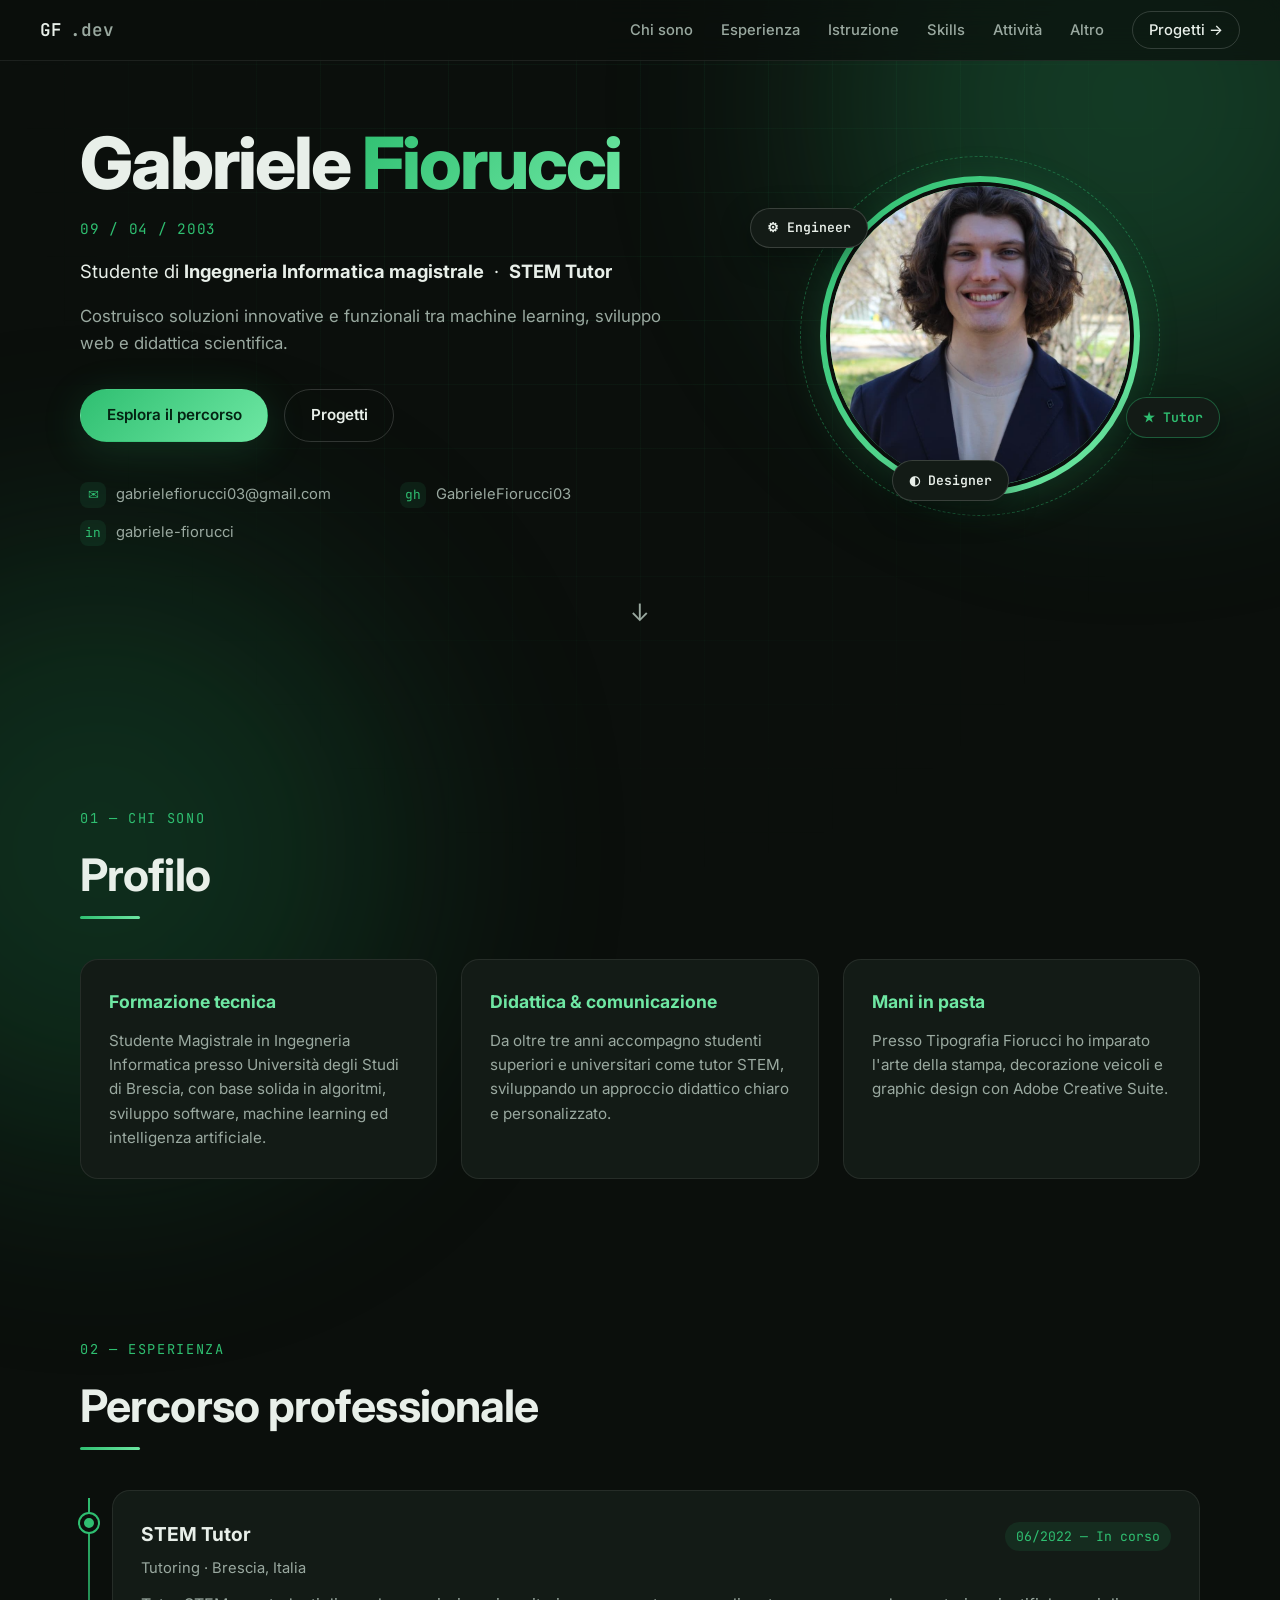
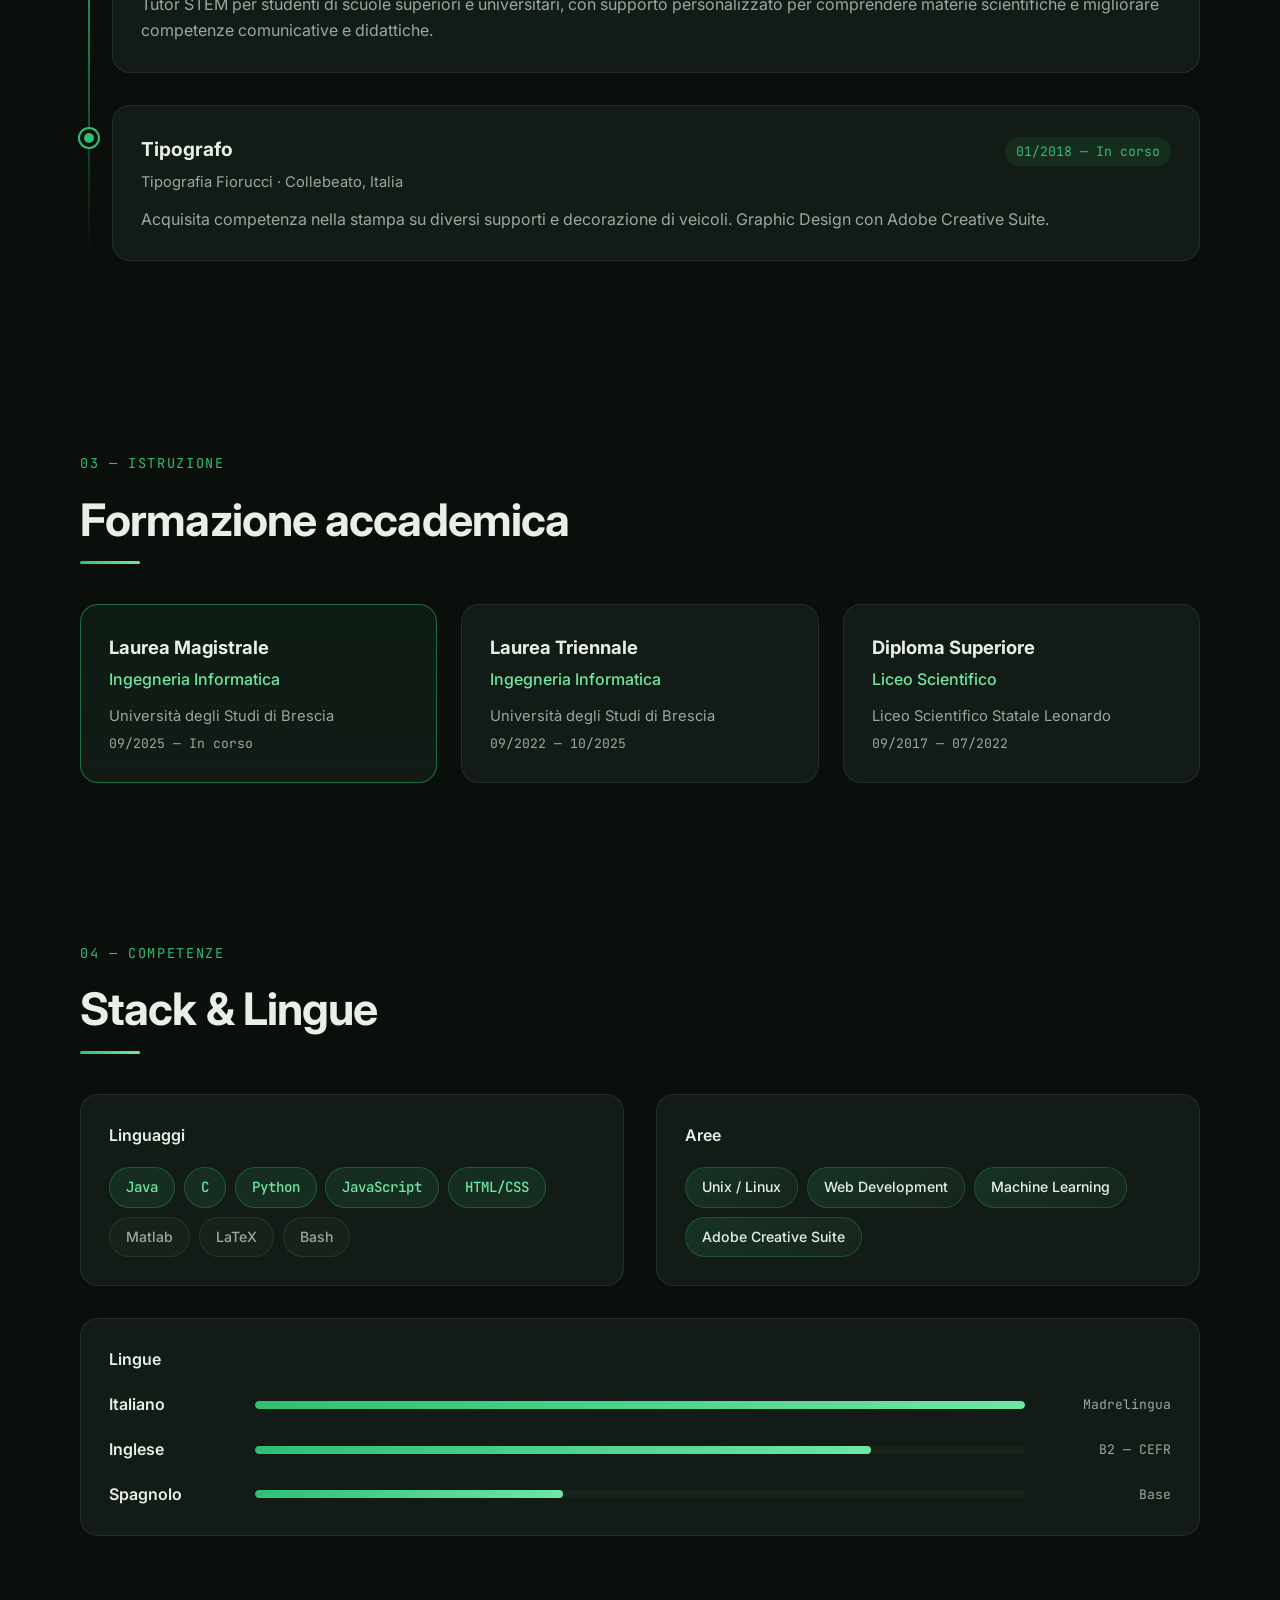
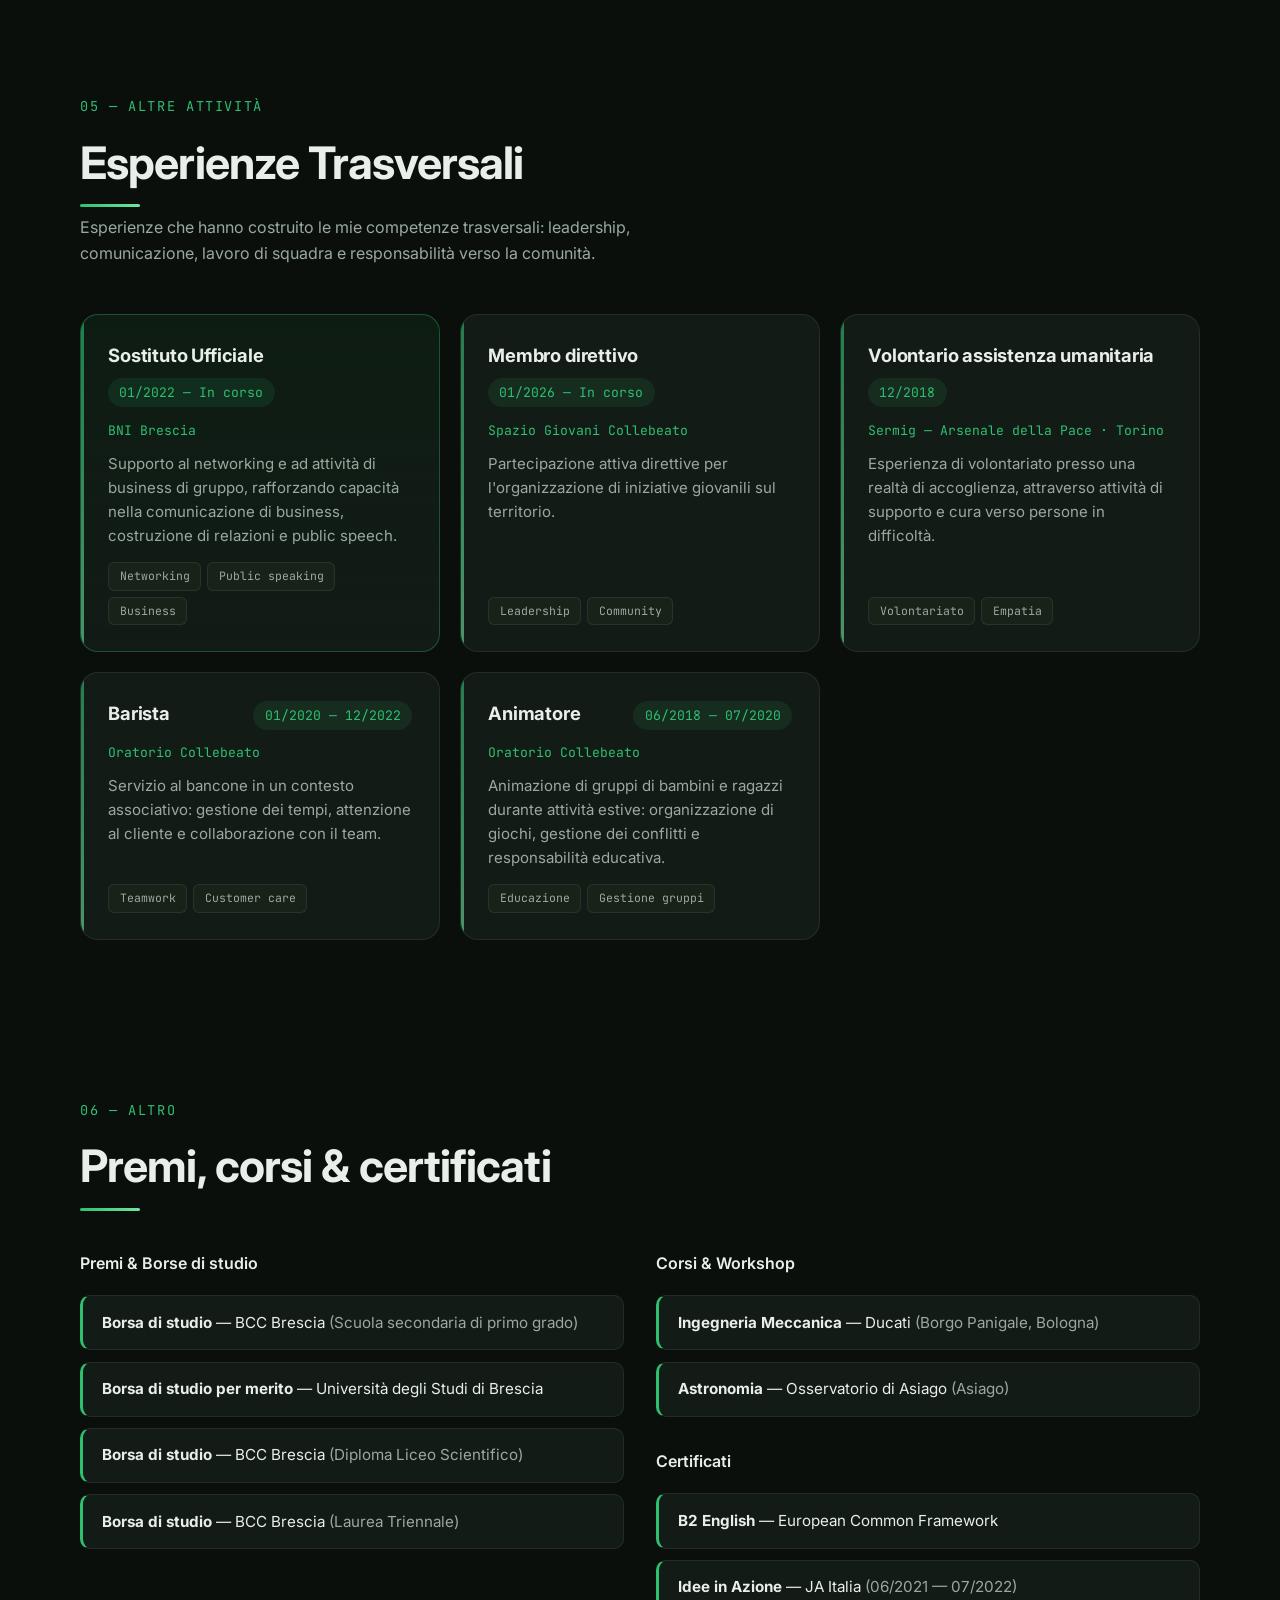
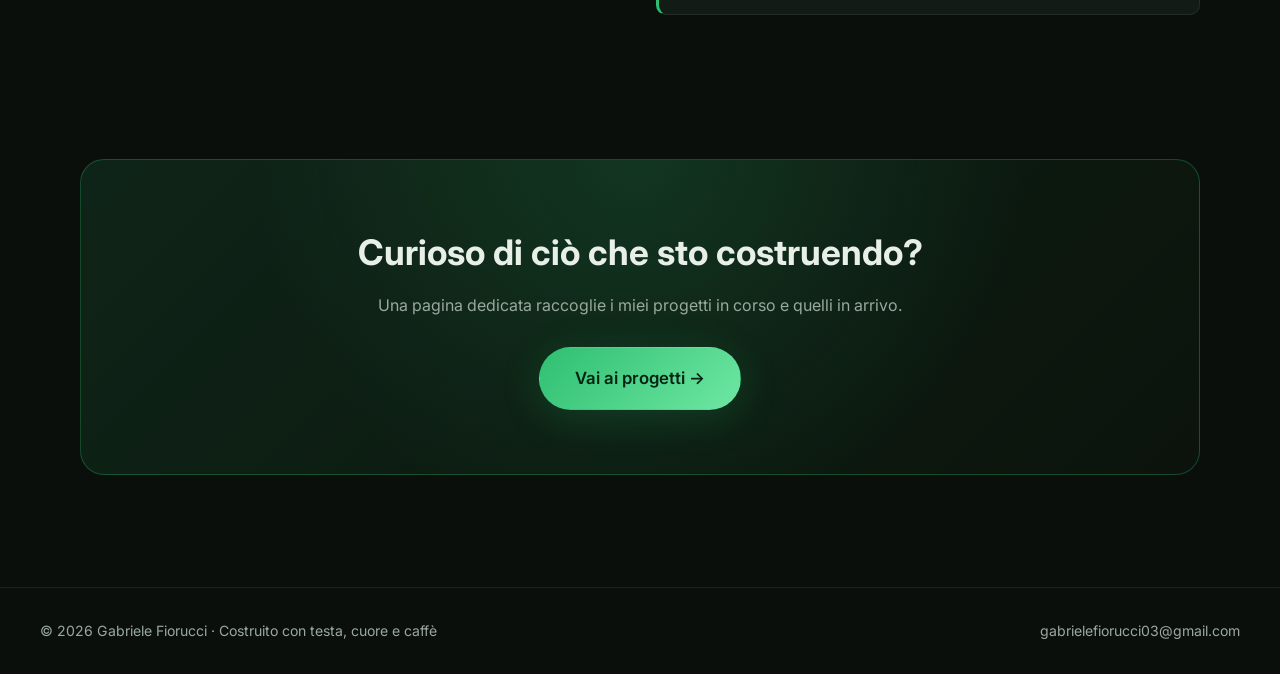
<file: index.html>
<!DOCTYPE html>
<html lang="it">
<head>
  <meta charset="UTF-8" />
  <meta name="viewport" content="width=device-width, initial-scale=1.0" />
  <title>Gabriele Fiorucci — Ingegnere Informatico</title>
  <meta name="description" content="CV di Gabriele Fiorucci, studente di Ingegneria Informatica magistrale e STEM Tutor." />
  <link rel="preconnect" href="https://fonts.googleapis.com">
  <link rel="preconnect" href="https://fonts.gstatic.com" crossorigin>
  <link href="https://fonts.googleapis.com/css2?family=Inter:wght@300;400;500;600;700;800&family=JetBrains+Mono:wght@400;600&display=swap" rel="stylesheet">
  <link rel="stylesheet" href="css/style.css" />
</head>
<body>
  <div class="bg-grid" aria-hidden="true"></div>
  <div class="bg-blob blob-1" aria-hidden="true"></div>
  <div class="bg-blob blob-2" aria-hidden="true"></div>

  <nav class="nav">
    <a class="nav-brand" href="#top"></span>GF<span class="muted">.dev</span></a>
    <ul class="nav-links">
      <li><a href="#about">Chi sono</a></li>
      <li><a href="#experience">Esperienza</a></li>
      <li><a href="#education">Istruzione</a></li>
      <li><a href="#skills">Skills</a></li>
      <li><a href="#activities">Attività</a></li>
      <li><a href="#more">Altro</a></li>
      <li><a class="nav-cta" href="projects.html">Progetti →</a></li>
    </ul>
    <button class="nav-toggle" aria-label="Menu" aria-expanded="false"><span></span><span></span><span></span></button>
  </nav>

  <header id="top" class="hero">
    <div class="hero-inner">
      <div class="hero-text">

        <h1>Gabriele <span class="accent">Fiorucci</span></h1>
        <p class="birthdate"> 09 / 04 / 2003</p>
        <p class="tagline">Studente di <strong>Ingegneria Informatica magistrale</strong> &nbsp;·&nbsp; <strong>STEM Tutor</strong></p>
        <p class="lede">Costruisco soluzioni innovative e funzionali tra machine learning, sviluppo web e didattica scientifica.</p>
        <div class="hero-cta">
          <a class="btn btn-primary" href="#experience">Esplora il percorso</a>
          <a class="btn btn-ghost" href="projects.html">Progetti</a>
        </div>
        <ul class="hero-meta">
          <li><span class="ico">✉</span> gabrielefiorucci03@gmail.com</li>
          <li><span class="ico">gh</span> <a href="https://github.com/GabrieleFiorucci03" target="_blank" rel="noopener">GabrieleFiorucci03</a></li>
          <li><span class="ico">in</span> <a href="https://linkedin.com/in/gabriele-fiorucci-063081251" target="_blank" rel="noopener">gabriele-fiorucci</a></li>
        </ul>
      </div>
      <div class="hero-photo">
        <div class="photo-frame">
          <img src="assets/photo.jpeg" alt="Foto di Gabriele Fiorucci" />
          <div class="ring"></div>
        </div>
        <div class="badge badge-1">⚙ Engineer</div>
        <div class="badge badge-2">★ Tutor</div>
        <div class="badge badge-3">◐ Designer</div>
      </div>
    </div>
    <a class="scroll-cue" href="#about" aria-label="Scorri">↓</a>
  </header>

  <main>
    <section id="about" class="section">
      <div class="section-head">
        <span class="kicker">01 — Chi sono</span>
        <h2>Profilo</h2>
      </div>
      <div class="about-grid">
        <div class="about-card">
          <h3>Formazione tecnica</h3>
          <p>Studente Magistrale in Ingegneria Informatica presso Università degli Studi di Brescia, con base solida in algoritmi, sviluppo software, machine learning ed intelligenza artificiale.</p>
        </div>
        <div class="about-card">
          <h3>Didattica & comunicazione</h3>
          <p>Da oltre tre anni accompagno studenti superiori e universitari come tutor STEM, sviluppando un approccio didattico chiaro e personalizzato.</p>
        </div>
        <div class="about-card">
          <h3>Mani in pasta</h3>
          <p>Presso Tipografia Fiorucci ho imparato l'arte della stampa, decorazione veicoli e graphic design con Adobe Creative Suite.</p>
        </div>
      </div>
    </section>

    <section id="experience" class="section">
      <div class="section-head">
        <span class="kicker">02 — Esperienza</span>
        <h2>Percorso professionale</h2>
      </div>
      <ol class="timeline">
        <li class="t-item">
          <div class="t-dot"></div>
          <div class="t-card">
            <div class="t-head">
              <h3>STEM Tutor</h3>
              <span class="t-date">06/2022 — In corso</span>
            </div>
            <p class="t-org">Tutoring · Brescia, Italia</p>
            <p>Tutor STEM per studenti di scuole superiori e universitari, con supporto personalizzato per comprendere materie scientifiche e migliorare competenze comunicative e didattiche.</p>
          </div>
        </li>
        <li class="t-item">
          <div class="t-dot"></div>
          <div class="t-card">
            <div class="t-head">
              <h3>Tipografo</h3>
              <span class="t-date">01/2018 — In corso</span>
            </div>
            <p class="t-org">Tipografia Fiorucci · Collebeato, Italia</p>
            <p>Acquisita competenza nella stampa su diversi supporti e decorazione di veicoli. Graphic Design con Adobe Creative Suite.</p>
          </div>
        </li>
      </ol>
    </section>

    <section id="education" class="section">
      <div class="section-head">
        <span class="kicker">03 — Istruzione</span>
        <h2>Formazione accademica</h2>
      </div>
      <div class="edu-grid">
        <article class="edu-card highlight">
          <h3>Laurea Magistrale</h3>
          <p class="edu-sub">Ingegneria Informatica</p>
          <p class="edu-org">Università degli Studi di Brescia</p>
          <p class="edu-date">09/2025 — In corso</p>
        </article>
        <article class="edu-card">
          <h3>Laurea Triennale</h3>
          <p class="edu-sub">Ingegneria Informatica</p>
          <p class="edu-org">Università degli Studi di Brescia</p>
          <p class="edu-date">09/2022 — 10/2025</p>
        </article>
        <article class="edu-card">
          <h3>Diploma Superiore</h3>
          <p class="edu-sub">Liceo Scientifico</p>
          <p class="edu-org">Liceo Scientifico Statale Leonardo</p>
          <p class="edu-date">09/2017 — 07/2022</p>
        </article>
      </div>
    </section>

    <section id="skills" class="section">
      <div class="section-head">
        <span class="kicker">04 — Competenze</span>
        <h2>Stack & Lingue</h2>
      </div>

      <div class="skills-wrap">
        <div class="skills-block">
          <h3 class="block-title">Linguaggi</h3>
          <div class="chips">
            <span class="chip chip-strong">Java</span>
            <span class="chip chip-strong">C</span>
            <span class="chip chip-strong">Python</span>
            <span class="chip chip-strong">JavaScript</span>
            <span class="chip chip-strong">HTML/CSS</span>
            <span class="chip">Matlab</span>
            <span class="chip">LaTeX</span>
            <span class="chip">Bash</span>
          </div>
        </div>
        <div class="skills-block">
          <h3 class="block-title">Aree</h3>
          <div class="chips">
            <span class="chip chip-accent">Unix / Linux</span>
            <span class="chip chip-accent">Web Development</span>
            <span class="chip chip-accent">Machine Learning</span>
            <span class="chip chip-accent">Adobe Creative Suite</span>
          </div>
        </div>
        <div class="skills-block">
          <h3 class="block-title">Lingue</h3>
          <ul class="lang-list">
            <li>
              <span class="lang-name">Italiano</span>
              <div class="lang-bar"><span style="--lvl:100%"></span></div>
              <span class="lang-level">Madrelingua</span>
            </li>
            <li>
              <span class="lang-name">Inglese</span>
              <div class="lang-bar"><span style="--lvl:80%"></span></div>
              <span class="lang-level">B2 — CEFR</span>
            </li>
            <li>
              <span class="lang-name">Spagnolo</span>
              <div class="lang-bar"><span style="--lvl:40%"></span></div>
              <span class="lang-level">Base</span>
            </li>
          </ul>
        </div>
      </div>
    </section>

    <section id="activities" class="section">
      <div class="section-head">
        <span class="kicker">05 — Altre attività</span>
        <h2>Esperienze Trasversali</h2>
        <p class="section-lede">Esperienze che hanno costruito le mie competenze trasversali: leadership, comunicazione, lavoro di squadra e responsabilità verso la comunità.</p>
      </div>

      <div class="activity-grid">
        <article class="act-card act-card-lg featured">
          <div class="act-head">
            <h3>Sostituto Ufficiale</h3>
            <span class="t-date">01/2022 — In corso</span>
          </div>
          <p class="act-org">BNI Brescia</p>
          <p class="act-desc">Supporto al networking e ad attività di business di gruppo, rafforzando capacità nella comunicazione di business, costruzione di relazioni e public speech.</p>
          <ul class="act-tags">
            <li>Networking</li>
            <li>Public speaking</li>
            <li>Business</li>
          </ul>
        </article>

        <article class="act-card act-card-lg">
          <div class="act-head">
            <h3>Membro direttivo</h3>
            <span class="t-date">01/2026 — In corso</span>
          </div>
          <p class="act-org">Spazio Giovani Collebeato</p>
          <p class="act-desc">Partecipazione attiva direttive per l'organizzazione di iniziative giovanili sul territorio.</p>
          <ul class="act-tags">
            <li>Leadership</li>
            <li>Community</li>
          </ul>
        </article>

        <article class="act-card act-card-lg">
          <div class="act-head">
            <h3>Volontario assistenza umanitaria</h3>
            <span class="t-date">12/2018</span>
          </div>
          <p class="act-org">Sermig — Arsenale della Pace · Torino</p>
          <p class="act-desc">Esperienza di volontariato presso una realtà di accoglienza, attraverso attività di supporto e cura verso persone in difficoltà.</p>
          <ul class="act-tags">
            <li>Volontariato</li>
            <li>Empatia</li>
          </ul>
        </article>

        <article class="act-card act-card-lg">
          <div class="act-head">
            <h3>Barista</h3>
            <span class="t-date">01/2020 — 12/2022</span>
          </div>
          <p class="act-org">Oratorio Collebeato</p>
          <p class="act-desc">Servizio al bancone in un contesto associativo: gestione dei tempi, attenzione al cliente e collaborazione con il team.</p>
          <ul class="act-tags">
            <li>Teamwork</li>
            <li>Customer care</li>
          </ul>
        </article>

        <article class="act-card act-card-lg">
          <div class="act-head">
            <h3>Animatore</h3>
            <span class="t-date">06/2018 — 07/2020</span>
          </div>
          <p class="act-org">Oratorio Collebeato</p>
          <p class="act-desc">Animazione di gruppi di bambini e ragazzi durante attività estive: organizzazione di giochi, gestione dei conflitti e responsabilità educativa.</p>
          <ul class="act-tags">
            <li>Educazione</li>
            <li>Gestione gruppi</li>
          </ul>
        </article>
      </div>
    </section>

    <section id="more" class="section">
      <div class="section-head">
        <span class="kicker">06 — Altro</span>
        <h2>Premi, corsi & certificati</h2>
      </div>

      <div class="more-grid">
        <div class="more-col">
          <h3 class="block-title">Premi & Borse di studio</h3>
          <ul class="award-list">
            <li><strong>Borsa di studio</strong> — BCC Brescia <span class="muted">(Scuola secondaria di primo grado)</span></li>
            <li><strong>Borsa di studio per merito</strong> — Università degli Studi di Brescia</li>
            <li><strong>Borsa di studio</strong> — BCC Brescia <span class="muted">(Diploma Liceo Scientifico)</span></li>
            <li><strong>Borsa di studio</strong> — BCC Brescia <span class="muted">(Laurea Triennale)</span></li>
          </ul>
        </div>

        <div class="more-col">
          <h3 class="block-title">Corsi & Workshop</h3>
          <ul class="award-list">
            <li><strong>Ingegneria Meccanica</strong> — Ducati <span class="muted">(Borgo Panigale, Bologna)</span></li>
            <li><strong>Astronomia</strong> — Osservatorio di Asiago <span class="muted">(Asiago)</span></li>
          </ul>

          <h3 class="block-title" style="margin-top:2rem;">Certificati</h3>
          <ul class="award-list">
            <li><strong>B2 English</strong> — European Common Framework</li>
            <li><strong>Idee in Azione</strong> — JA Italia <span class="muted">(06/2021 — 07/2022)</span></li>
          </ul>
        </div>
      </div>
    </section>

    <section class="cta-section">
      <div class="cta-card">
        <h2>Curioso di ciò che sto costruendo?</h2>
        <p>Una pagina dedicata raccoglie i miei progetti in corso e quelli in arrivo.</p>
        <a class="btn btn-primary big" href="projects.html">Vai ai progetti →</a>
      </div>
    </section>
  </main>

  <footer class="footer">
    <div class="foot-inner">
      <p>© <span id="year"></span> Gabriele Fiorucci · Costruito con testa, cuore e caffè</p>
      <p class="muted">gabrielefiorucci03@gmail.com</p>
    </div>
  </footer>

  <script src="js/main.js"></script>
</body>
</html>
</file>
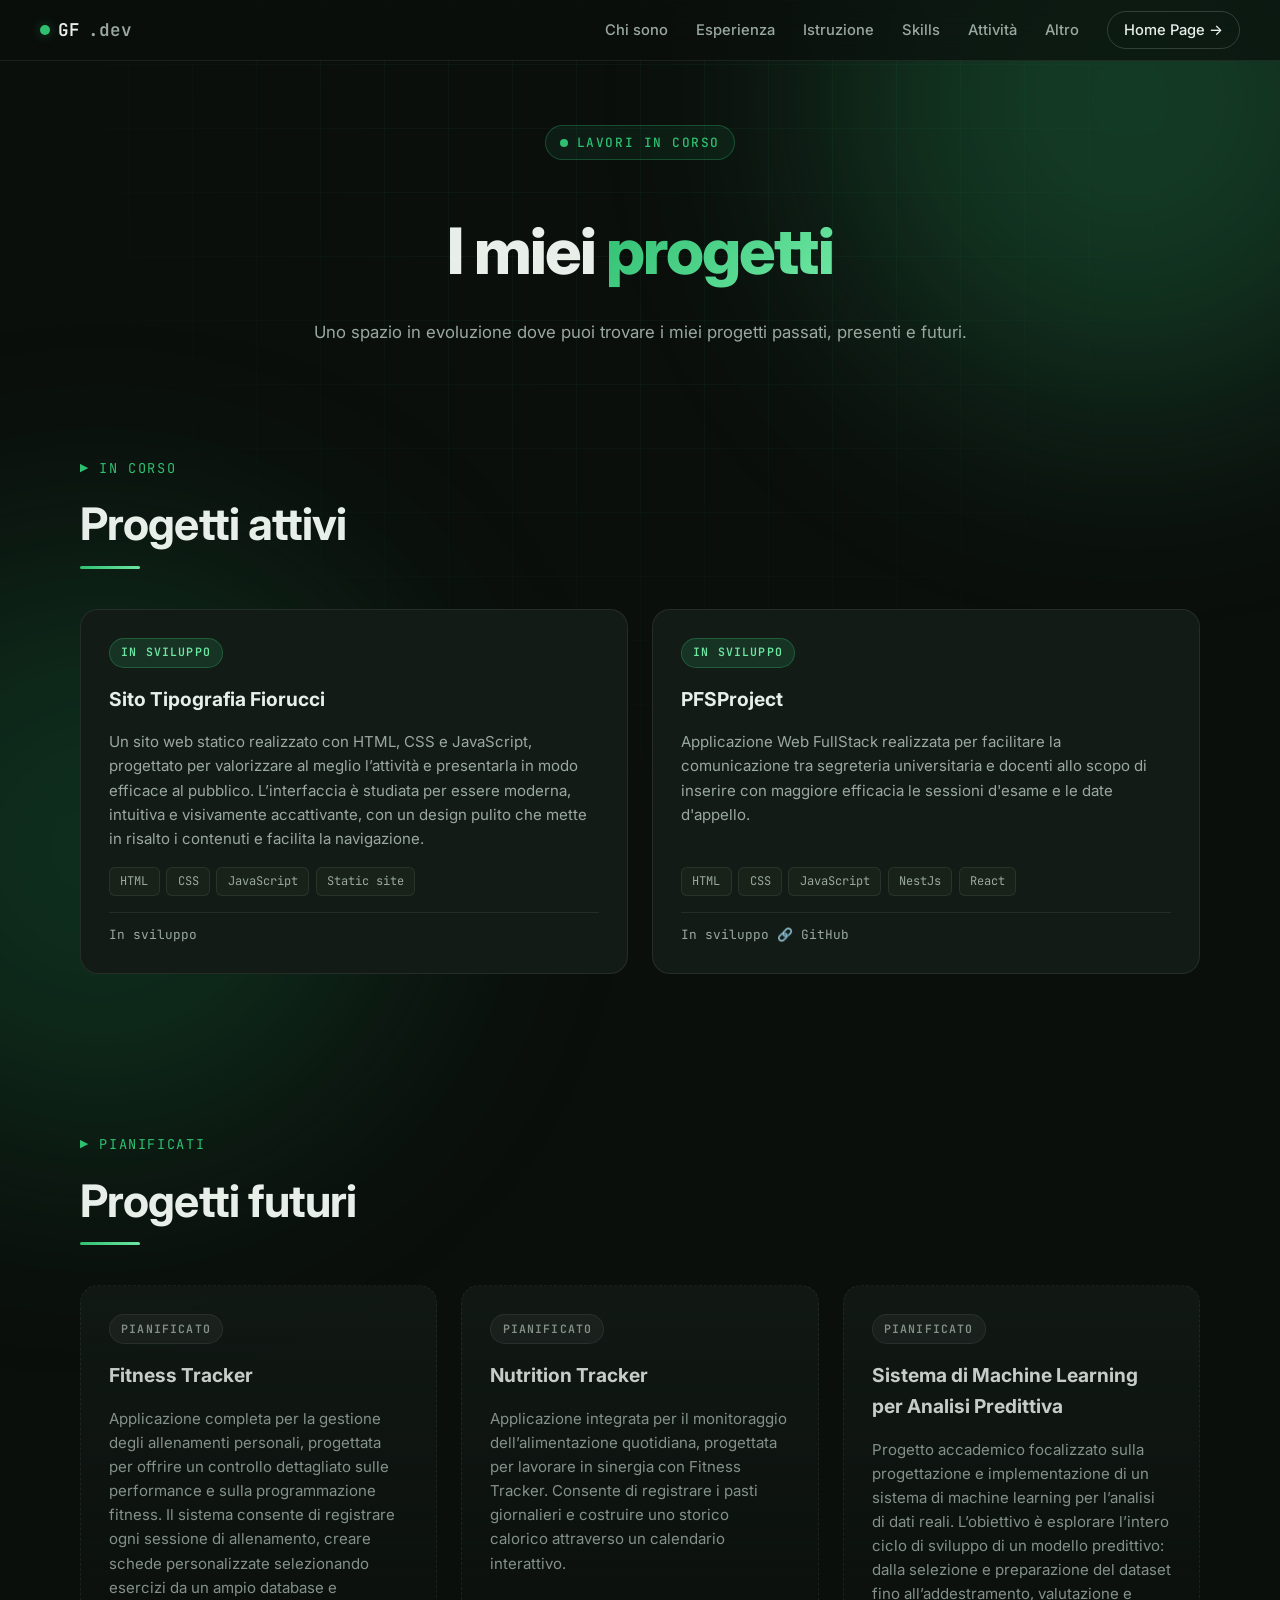
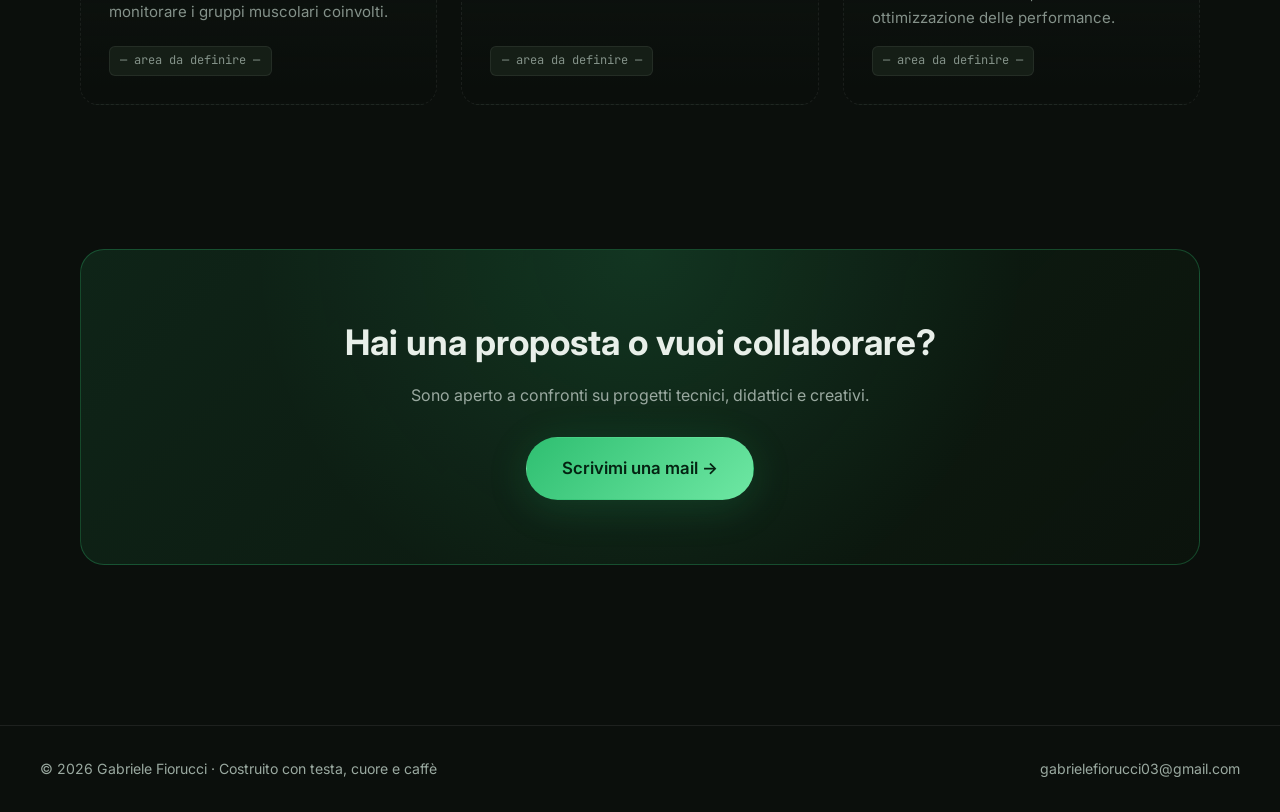
<file: projects.html>
<!DOCTYPE html>
<html lang="it">
<head>
  <meta charset="UTF-8" />
  <meta name="viewport" content="width=device-width, initial-scale=1.0" />
  <title>Progetti — Gabriele Fiorucci</title>
  <meta name="description" content="Progetti in corso e futuri di Gabriele Fiorucci." />
  <link rel="preconnect" href="https://fonts.googleapis.com">
  <link rel="preconnect" href="https://fonts.gstatic.com" crossorigin>
  <link href="https://fonts.googleapis.com/css2?family=Inter:wght@300;400;500;600;700;800&family=JetBrains+Mono:wght@400;600&display=swap" rel="stylesheet">
  <link rel="stylesheet" href="css/style.css" />
</head>
<body class="page-projects">
  <div class="bg-grid" aria-hidden="true"></div>
  <div class="bg-blob blob-1" aria-hidden="true"></div>
  <div class="bg-blob blob-2" aria-hidden="true"></div>

  <nav class="nav">
    <a class="nav-brand" href="index.html"><span class="dot"></span>GF<span class="muted">.dev</span></a>
    <ul class="nav-links">
      <li><a href="index.html#about">Chi sono</a></li>
      <li><a href="index.html#experience">Esperienza</a></li>
      <li><a href="index.html#education">Istruzione</a></li>
      <li><a href="index.html#skills">Skills</a></li>
      <li><a href="index.html#activities">Attività</a></li>
      <li><a href="index.html#more">Altro</a></li>
      <li><a class="nav-cta" href="index.html">Home Page →</a></li>
    </ul>
    <button class="nav-toggle" aria-label="Menu" aria-expanded="false"><span></span><span></span><span></span></button>
  </nav>

  <header class="proj-hero">
    <div class="proj-hero-inner">
      <p class="eyebrow"><span class="pulse"></span> Lavori in corso</p>
      <h1>I miei <span class="accent">progetti</span></h1>
      <p class="lede">Uno spazio in evoluzione dove puoi trovare i miei progetti passati, presenti e futuri.</p>
    </div>
  </header>

  <main class="proj-main">

    <section class="section">
      <div class="section-head">
        <span class="kicker">▶ In corso</span>
        <h2>Progetti attivi</h2>
      </div>
      <div class="proj-grid">

        <article class="proj-card">
          <div class="proj-status status-active">In sviluppo</div>
          <h3>Sito Tipografia Fiorucci</h3>
          <p class="proj-desc">Un sito web statico realizzato con HTML, CSS e JavaScript, progettato per valorizzare al meglio l’attività e presentarla in modo efficace al pubblico. L’interfaccia è studiata per essere moderna, intuitiva e visivamente accattivante, con un design pulito che mette in risalto i contenuti e facilita la navigazione.</p>
          <div class="proj-tags">
            <span class="tag">HTML</span>
            <span class="tag">CSS</span>
            <span class="tag">JavaScript</span>
            <span class="tag">Static site</span>
          </div>
          <div class="proj-meta">
            <span>In sviluppo</span>
          </div>
        </article>

        <article class="proj-card">
          <div class="proj-status status-active">In sviluppo</div>
          <h3>PFSProject</h3>
          <p class="proj-desc">Applicazione Web FullStack realizzata per facilitare la comunicazione tra segreteria universitaria e docenti allo scopo di inserire con maggiore efficacia le sessioni d'esame e le date d'appello.</p>
          <div class="proj-tags">
            <span class="tag">HTML</span>
            <span class="tag">CSS</span>
            <span class="tag">JavaScript</span>
            <span class="tag">NestJs</span>
            <span class="tag">React</span>

          </div>
          <div class="proj-meta">
            <span>In sviluppo</span>
            <a href="https://github.com/GabrieleFiorucci03/PFSProject" target="_blank" rel="noopener noreferrer">🔗 GitHub</a>
          </div>
        </article>

      </div>
    </section>

    <section class="section">
      <div class="section-head">
        <span class="kicker">▶ Pianificati</span>
        <h2>Progetti futuri</h2>
      </div>
      <div class="proj-grid">

        <article class="proj-card placeholder muted-card">
          <div class="proj-status status-planned">Pianificato</div>
          <h3>Fitness Tracker</h3>
          <p class="proj-desc">Applicazione completa per la gestione degli allenamenti personali, progettata per offrire un controllo dettagliato sulle performance e sulla programmazione fitness. Il sistema consente di registrare ogni sessione di allenamento, creare schede personalizzate selezionando esercizi da un ampio database e monitorare i gruppi muscolari coinvolti.</p>
          <div class="proj-tags">
            <span class="tag">— area da definire —</span>
          </div>
        </article>

        <article class="proj-card placeholder muted-card">
          <div class="proj-status status-planned">Pianificato</div>
          <h3>Nutrition Tracker</h3>
          <p class="proj-desc">Applicazione integrata per il monitoraggio dell’alimentazione quotidiana, progettata per lavorare in sinergia con Fitness Tracker. Consente di registrare i pasti giornalieri e costruire uno storico calorico attraverso un calendario interattivo.</p>
          <div class="proj-tags">
            <span class="tag">— area da definire —</span>
          </div>
        </article>

        <article class="proj-card placeholder muted-card">
          <div class="proj-status status-planned">Pianificato</div>
          <h3>Sistema di Machine Learning per Analisi Predittiva</h3>
          <p class="proj-desc">Progetto accademico focalizzato sulla progettazione e implementazione di un sistema di machine learning per l’analisi di dati reali. L’obiettivo è esplorare l’intero ciclo di sviluppo di un modello predittivo: dalla selezione e preparazione del dataset fino all’addestramento, valutazione e ottimizzazione delle performance.</p>
          <div class="proj-tags">
            <span class="tag">— area da definire —</span>
          </div>
        </article>

      </div>
    </section>

    <section class="cta-section">
      <div class="cta-card">
        <h2>Hai una proposta o vuoi collaborare?</h2>
        <p>Sono aperto a confronti su progetti tecnici, didattici e creativi.</p>
        <a class="btn btn-primary big" href="mailto:gabrielefiorucci03@gmail.com">Scrivimi una mail →</a>
      </div>
    </section>
  </main>

  <footer class="footer">
    <div class="foot-inner">
      <p>© <span id="year"></span> Gabriele Fiorucci · Costruito con testa, cuore e caffè</p>
      <p class="muted">gabrielefiorucci03@gmail.com</p>
    </div>
  </footer>

  <script src="js/main.js"></script>
</body>
</html>
</file>
<file: css/style.css>
/* ============ Tokens ============ */
:root {
  --bg: #0b0f0c;
  --bg-2: #0f1612;
  --surface: #131b16;
  --surface-2: #182219;
  --border: rgba(255, 255, 255, 0.08);
  --border-strong: rgba(255, 255, 255, 0.16);
  --text: #e8efe9;
  --text-muted: #9aa9a0;
  --accent: #2fbf71;
  --accent-2: #6ee7a3;
  --accent-deep: #0f4d0f;
  --accent-glow: rgba(47, 191, 113, 0.35);
  --gradient: linear-gradient(135deg, #2fbf71 0%, #6ee7a3 100%);
  --radius: 18px;
  --radius-sm: 10px;
  --shadow-soft: 0 10px 30px rgba(0, 0, 0, 0.35);
  --shadow-glow: 0 8px 40px rgba(47, 191, 113, 0.18);
  --max: 1200px;
  --pad: clamp(1rem, 4vw, 2.5rem);
}

* { box-sizing: border-box; margin: 0; padding: 0; }

html { scroll-behavior: smooth; }

body {
  font-family: 'Inter', system-ui, -apple-system, Segoe UI, sans-serif;
  background: var(--bg);
  color: var(--text);
  line-height: 1.6;
  overflow-x: hidden;
  position: relative;
  min-height: 100vh;
}

a { color: inherit; text-decoration: none; }

img { max-width: 100%; display: block; }

.muted { color: var(--text-muted); }
.accent { color: var(--accent); }

/* ============ Decorative background ============ */
.bg-grid {
  position: fixed; inset: 0; z-index: -2;
  background-image:
    linear-gradient(rgba(47, 191, 113, 0.05) 1px, transparent 1px),
    linear-gradient(90deg, rgba(47, 191, 113, 0.05) 1px, transparent 1px);
  background-size: 64px 64px;
  mask-image: radial-gradient(ellipse at top, black 30%, transparent 70%);
}
.bg-blob {
  position: fixed; z-index: -1;
  width: 600px; height: 600px;
  border-radius: 50%;
  filter: blur(120px);
  opacity: 0.25;
  pointer-events: none;
}
.blob-1 { background: var(--accent); top: -200px; right: -150px; }
.blob-2 { background: #1a8a4f; bottom: -250px; left: -200px; }

/* ============ Nav ============ */
.nav {
  position: sticky; top: 0; z-index: 50;
  display: flex; align-items: center; justify-content: space-between;
  padding: 1rem var(--pad);
  background: rgba(11, 15, 12, 0.7);
  backdrop-filter: blur(14px);
  -webkit-backdrop-filter: blur(14px);
  border-bottom: 1px solid var(--border);
}
.nav-brand {
  font-family: 'JetBrains Mono', monospace;
  font-weight: 600;
  font-size: 1.1rem;
  display: flex; align-items: center; gap: .5rem;
}
.nav-brand .dot {
  width: 10px; height: 10px; border-radius: 50%;
  background: var(--accent);
  box-shadow: 0 0 12px var(--accent-glow);
}
.nav-links {
  list-style: none; display: flex; gap: 1.75rem;
  align-items: center;
}
.nav-links a {
  font-size: .92rem; font-weight: 500;
  color: var(--text-muted);
  transition: color .2s;
  position: relative;
}
.nav-links a:hover { color: var(--text); }
.nav-links .nav-cta {
  padding: .55rem 1rem;
  border-radius: 999px;
  border: 1px solid var(--border-strong);
  color: var(--text);
}
.nav-links .nav-cta:hover { border-color: var(--accent); color: var(--accent); }
.nav-links .nav-cta.active { background: var(--accent); color: #042312; border-color: var(--accent); }
.nav-toggle { display: none; background: none; border: none; cursor: pointer; flex-direction: column; gap: 5px; padding: 8px; }
.nav-toggle span { width: 24px; height: 2px; background: var(--text); border-radius: 2px; transition: .25s; }

/* ============ Hero ============ */
.hero {
  padding: 4rem var(--pad) 6rem;
  max-width: var(--max);
  margin: 0 auto;
  position: relative;
}
.hero-inner {
  display: grid;
  grid-template-columns: 1.4fr 1fr;
  gap: 4rem;
  align-items: center;
}
.eyebrow {
  display: inline-flex; align-items: center; gap: .55rem;
  font-family: 'JetBrains Mono', monospace;
  font-size: .8rem; font-weight: 500;
  color: var(--accent);
  text-transform: uppercase;
  letter-spacing: .12em;
  padding: .4rem .9rem;
  border: 1px solid rgba(47, 191, 113, 0.3);
  border-radius: 999px;
  background: rgba(47, 191, 113, 0.08);
  margin-bottom: 1.5rem;
}
.pulse {
  width: 8px; height: 8px; border-radius: 50%; background: var(--accent);
  box-shadow: 0 0 0 0 var(--accent);
  animation: pulse 2s infinite;
}
@keyframes pulse {
  0% { box-shadow: 0 0 0 0 rgba(47, 191, 113, 0.6); }
  70% { box-shadow: 0 0 0 10px rgba(47, 191, 113, 0); }
  100% { box-shadow: 0 0 0 0 rgba(47, 191, 113, 0); }
}

.hero h1 {
  font-size: clamp(2.5rem, 6vw, 4.5rem);
  font-weight: 800;
  line-height: 1.05;
  letter-spacing: -0.03em;
  margin-bottom: 1rem;
}
.hero h1 .accent {
  background: var(--gradient);
  -webkit-background-clip: text;
  background-clip: text;
  -webkit-text-fill-color: transparent;
}
.birthdate {
  font-family: 'JetBrains Mono', monospace;
  font-size: .9rem;
  color: var(--accent);
  letter-spacing: .05em;
  margin-bottom: 1.1rem;
}
.tagline {
  font-size: 1.15rem;
  color: var(--text);
  margin-bottom: 1rem;
}
.lede {
  font-size: 1.05rem;
  color: var(--text-muted);
  max-width: 56ch;
  margin-bottom: 2rem;
}

.hero-cta { display: flex; gap: 1rem; flex-wrap: wrap; margin-bottom: 2.5rem; }
.btn {
  display: inline-flex; align-items: center; gap: .5rem;
  padding: .85rem 1.6rem;
  border-radius: 999px;
  font-weight: 600;
  font-size: .95rem;
  transition: transform .2s, box-shadow .2s, background .2s, color .2s;
  cursor: pointer;
  border: 1px solid transparent;
}
.btn-primary {
  background: var(--gradient);
  color: #042312;
  box-shadow: var(--shadow-glow);
}
.btn-primary:hover { transform: translateY(-2px); box-shadow: 0 12px 50px rgba(47, 191, 113, 0.35); }
.btn-ghost {
  border-color: var(--border-strong);
  color: var(--text);
}
.btn-ghost:hover { border-color: var(--accent); color: var(--accent); }
.btn.big { padding: 1.05rem 2.2rem; font-size: 1.05rem; }

.hero-meta {
  list-style: none;
  display: grid;
  grid-template-columns: repeat(2, 1fr);
  gap: .75rem 1.5rem;
  font-size: .92rem;
  color: var(--text-muted);
}
.hero-meta li { display: flex; align-items: center; gap: .6rem; }
.hero-meta li.full { grid-column: 1 / -1; }
.hero-meta .ico {
  display: inline-flex; width: 26px; height: 26px;
  align-items: center; justify-content: center;
  border-radius: 8px;
  background: rgba(47, 191, 113, 0.1);
  color: var(--accent);
  font-size: .8rem;
  font-family: 'JetBrains Mono', monospace;
}
.hero-meta a:hover { color: var(--accent); }

/* Photo */
.hero-photo { position: relative; display: flex; justify-content: center; align-items: center; }
.photo-frame {
  position: relative;
  width: 320px; height: 320px;
  border-radius: 50%;
  padding: 6px;
  background: var(--gradient);
  box-shadow: var(--shadow-glow);
}
.photo-frame img {
  width: 100%; height: 100%;
  border-radius: 50%;
  object-fit: cover;
  border: 4px solid var(--bg);
}
.ring {
  position: absolute; inset: -20px;
  border: 1px dashed rgba(47, 191, 113, 0.4);
  border-radius: 50%;
  animation: spin 30s linear infinite;
}
@keyframes spin { to { transform: rotate(360deg); } }

.badge {
  position: absolute;
  padding: .55rem 1rem;
  border-radius: 999px;
  background: var(--surface);
  border: 1px solid var(--border-strong);
  font-size: .82rem;
  font-weight: 600;
  font-family: 'JetBrains Mono', monospace;
  box-shadow: var(--shadow-soft);
  animation: float 4s ease-in-out infinite;
}
.badge-1 { top: 10%; left: -10px; animation-delay: 0s; }
.badge-2 { bottom: 18%; right: -20px; animation-delay: 1.3s; color: var(--accent); border-color: rgba(47,191,113,.4); }
.badge-3 { bottom: -5px; left: 30%; animation-delay: 2.6s; }
@keyframes float {
  0%, 100% { transform: translateY(0); }
  50% { transform: translateY(-10px); }
}

.scroll-cue {
  display: block; text-align: center;
  margin-top: 3rem;
  color: var(--text-muted);
  font-size: 1.5rem;
  animation: bounce 2s infinite;
}
@keyframes bounce {
  0%, 100% { transform: translateY(0); }
  50% { transform: translateY(8px); }
}

/* ============ Sections ============ */
.section {
  max-width: var(--max);
  margin: 0 auto;
  padding: 5rem var(--pad);
}
.section-head {
  margin-bottom: 3rem;
}
.kicker {
  font-family: 'JetBrains Mono', monospace;
  font-size: .85rem;
  color: var(--accent);
  letter-spacing: .12em;
  text-transform: uppercase;
  display: block;
  margin-bottom: .6rem;
}
.section h2 {
  font-size: clamp(1.8rem, 4vw, 2.8rem);
  font-weight: 700;
  letter-spacing: -0.02em;
  position: relative;
  display: inline-block;
}
.section h2::after {
  content: '';
  position: absolute;
  bottom: -8px; left: 0;
  width: 60px; height: 3px;
  background: var(--gradient);
  border-radius: 2px;
}

/* ============ About ============ */
.about-grid {
  display: grid;
  grid-template-columns: repeat(auto-fit, minmax(260px, 1fr));
  gap: 1.5rem;
}
.about-card {
  background: var(--surface);
  border: 1px solid var(--border);
  border-radius: var(--radius);
  padding: 1.75rem;
  transition: transform .25s, border-color .25s, background .25s;
}
.about-card:hover {
  transform: translateY(-4px);
  border-color: rgba(47, 191, 113, 0.4);
  background: var(--surface-2);
}
.about-card h3 {
  font-size: 1.1rem;
  margin-bottom: .75rem;
  color: var(--accent-2);
}
.about-card p { color: var(--text-muted); font-size: .95rem; }
.about-card .data {
  font-family: 'JetBrains Mono', monospace;
  color: var(--text);
  font-size: 1.1rem;
}

/* ============ Timeline ============ */
.timeline {
  list-style: none;
  position: relative;
  padding-left: 2rem;
}
.timeline::before {
  content: '';
  position: absolute;
  left: 8px; top: 8px; bottom: 8px;
  width: 2px;
  background: linear-gradient(to bottom, var(--accent), transparent);
}
.t-item { position: relative; margin-bottom: 2rem; }
.t-dot {
  position: absolute; left: -2rem; top: 1.5rem;
  width: 18px; height: 18px;
  border-radius: 50%;
  background: var(--accent);
  border: 4px solid var(--bg);
  box-shadow: 0 0 0 2px var(--accent);
}
.t-card {
  background: var(--surface);
  border: 1px solid var(--border);
  border-radius: var(--radius);
  padding: 1.75rem;
  transition: transform .25s, border-color .25s;
}
.t-card:hover { transform: translateX(6px); border-color: rgba(47, 191, 113, 0.4); }
.t-head {
  display: flex; justify-content: space-between; align-items: baseline;
  flex-wrap: wrap; gap: .5rem;
  margin-bottom: .35rem;
}
.t-head h3 { font-size: 1.2rem; }
.t-date {
  font-family: 'JetBrains Mono', monospace;
  font-size: .82rem;
  color: var(--accent);
  background: rgba(47, 191, 113, 0.1);
  padding: .25rem .7rem;
  border-radius: 999px;
}
.t-org { color: var(--text-muted); font-size: .92rem; margin-bottom: .75rem; }
.t-card p:last-child { color: var(--text-muted); }

/* ============ Education ============ */
.edu-grid {
  display: grid;
  grid-template-columns: repeat(auto-fit, minmax(280px, 1fr));
  gap: 1.5rem;
}
.edu-card {
  background: var(--surface);
  border: 1px solid var(--border);
  border-radius: var(--radius);
  padding: 1.75rem;
  position: relative;
  transition: transform .25s, border-color .25s;
}
.edu-card:hover { transform: translateY(-4px); border-color: rgba(47, 191, 113, 0.4); }
.edu-card.highlight {
  border-color: rgba(47, 191, 113, 0.5);
  background: linear-gradient(180deg, rgba(47, 191, 113, 0.08), var(--surface));
}
.edu-tag {
  position: absolute; top: 1rem; right: 1rem;
  font-family: 'JetBrains Mono', monospace;
  font-size: .7rem;
  background: var(--accent);
  color: #042312;
  padding: .25rem .6rem;
  border-radius: 999px;
  font-weight: 600;
}
.edu-card h3 { font-size: 1.15rem; margin-bottom: .25rem; }
.edu-sub { color: var(--accent-2); font-weight: 500; margin-bottom: .8rem; }
.edu-org { color: var(--text-muted); font-size: .92rem; margin-bottom: .25rem; }
.edu-date { font-family: 'JetBrains Mono', monospace; font-size: .82rem; color: var(--text-muted); }

/* ============ Skills ============ */
.skills-wrap {
  display: grid;
  grid-template-columns: 1fr 1fr;
  gap: 2rem;
}
.skills-block {
  background: var(--surface);
  border: 1px solid var(--border);
  border-radius: var(--radius);
  padding: 1.75rem;
}
.skills-block:last-child { grid-column: 1 / -1; }
.block-title {
  font-size: 1rem;
  color: var(--text);
  margin-bottom: 1.2rem;
  font-weight: 600;
}
.chips { display: flex; flex-wrap: wrap; gap: .55rem; }
.chip {
  display: inline-flex; align-items: center;
  padding: .5rem 1rem;
  border-radius: 999px;
  background: var(--surface-2);
  border: 1px solid var(--border);
  font-size: .88rem;
  font-weight: 500;
  color: var(--text-muted);
  transition: all .2s;
}
.chip:hover {
  color: var(--text);
  border-color: var(--accent);
  transform: translateY(-2px);
}
.chip-strong {
  background: rgba(47, 191, 113, 0.12);
  color: var(--accent-2);
  border-color: rgba(47, 191, 113, 0.3);
  font-family: 'JetBrains Mono', monospace;
}
.chip-accent {
  background: linear-gradient(135deg, rgba(47, 191, 113, 0.15), rgba(110, 231, 163, 0.05));
  color: var(--text);
  border-color: rgba(47, 191, 113, 0.25);
}

.lang-list { list-style: none; display: flex; flex-direction: column; gap: 1.2rem; }
.lang-list li {
  display: grid;
  grid-template-columns: 130px 1fr 130px;
  gap: 1rem;
  align-items: center;
}
.lang-name { font-weight: 600; }
.lang-bar {
  height: 8px;
  background: var(--surface-2);
  border-radius: 999px;
  overflow: hidden;
}
.lang-bar span {
  display: block;
  height: 100%;
  width: var(--lvl);
  background: var(--gradient);
  border-radius: 999px;
}
.lang-level {
  font-family: 'JetBrains Mono', monospace;
  font-size: .82rem;
  color: var(--text-muted);
  text-align: right;
}

/* ============ More section ============ */
.more-grid {
  display: grid;
  grid-template-columns: 1fr 1fr;
  gap: 2rem;
}
.more-col.full { grid-column: 1 / -1; }
.award-list { list-style: none; display: flex; flex-direction: column; gap: .7rem; }
.award-list li {
  background: var(--surface);
  border: 1px solid var(--border);
  border-left: 3px solid var(--accent);
  padding: .9rem 1.2rem;
  border-radius: var(--radius-sm);
  font-size: .95rem;
}
.section-lede {
  color: var(--text-muted);
  font-size: 1rem;
  max-width: 62ch;
  margin-top: 1rem;
}
.activity-grid {
  display: grid;
  grid-template-columns: repeat(auto-fit, minmax(280px, 1fr));
  gap: 1.25rem;
}
.act-card {
  background: var(--surface);
  border: 1px solid var(--border);
  border-radius: var(--radius);
  padding: 1.3rem;
  transition: border-color .25s, transform .25s;
}
.act-card:hover { border-color: rgba(47, 191, 113, 0.4); transform: translateY(-3px); }
.act-card h4 { font-size: 1rem; margin-bottom: .35rem; }
.act-card .act-org {
  font-family: 'JetBrains Mono', monospace;
  font-size: .8rem;
  color: var(--accent);
  margin-bottom: .5rem;
}
.act-card p:last-child { color: var(--text-muted); font-size: .9rem; }

/* Larger activity cards (top-level Altre attività section) */
.act-card-lg {
  position: relative;
  padding: 1.6rem 1.7rem;
  display: flex;
  flex-direction: column;
  gap: .65rem;
  overflow: hidden;
  transition: transform .25s, border-color .25s, box-shadow .25s;
}
.act-card-lg::before {
  content: '';
  position: absolute;
  left: 0; top: 0; bottom: 0;
  width: 3px;
  background: var(--gradient);
  opacity: .6;
  transition: opacity .25s, width .25s;
}
.act-card-lg:hover {
  transform: translateY(-4px);
  border-color: rgba(47, 191, 113, 0.4);
  box-shadow: var(--shadow-glow);
}
.act-card-lg:hover::before { opacity: 1; width: 5px; }
.act-card-lg.featured {
  background: linear-gradient(180deg, rgba(47, 191, 113, 0.08), var(--surface));
  border-color: rgba(47, 191, 113, 0.35);
}
.act-card-lg .act-head {
  display: flex;
  justify-content: space-between;
  align-items: baseline;
  flex-wrap: wrap;
  gap: .5rem;
  margin-bottom: .15rem;
}
.act-card-lg .act-head h3 {
  font-size: 1.15rem;
  letter-spacing: -0.01em;
}
.act-card-lg .act-org {
  font-family: 'JetBrains Mono', monospace;
  font-size: .82rem;
  color: var(--accent);
  margin: 0;
}
.act-card-lg .act-desc {
  color: var(--text-muted);
  font-size: .94rem;
  flex: 1;
}
.act-tags {
  list-style: none;
  display: flex;
  flex-wrap: wrap;
  gap: .4rem;
  margin-top: .25rem;
}
.act-tags li {
  font-family: 'JetBrains Mono', monospace;
  font-size: .72rem;
  padding: .25rem .65rem;
  background: var(--surface-2);
  border: 1px solid var(--border);
  border-radius: 6px;
  color: var(--text-muted);
}

/* ============ CTA ============ */
.cta-section {
  max-width: var(--max);
  margin: 0 auto;
  padding: 4rem var(--pad);
}
.cta-card {
  background: linear-gradient(135deg, rgba(47, 191, 113, 0.12), rgba(15, 77, 15, 0.08));
  border: 1px solid rgba(47, 191, 113, 0.3);
  border-radius: 24px;
  padding: clamp(2rem, 5vw, 4rem);
  text-align: center;
  position: relative;
  overflow: hidden;
}
.cta-card::before {
  content: '';
  position: absolute;
  inset: 0;
  background: radial-gradient(circle at 50% 0%, rgba(47, 191, 113, 0.15), transparent 60%);
  pointer-events: none;
}
.cta-card h2 {
  font-size: clamp(1.5rem, 3.5vw, 2.2rem);
  margin-bottom: .8rem;
  position: relative;
}
.cta-card p { color: var(--text-muted); margin-bottom: 1.8rem; position: relative; }
.cta-card .btn { position: relative; }

/* ============ Projects page ============ */
.proj-hero {
  max-width: var(--max);
  margin: 0 auto;
  padding: 4rem var(--pad) 2rem;
  text-align: center;
}
.proj-hero h1 {
  font-size: clamp(2.5rem, 6vw, 4rem);
  font-weight: 800;
  letter-spacing: -0.03em;
  margin: 1rem 0;
}
.proj-hero h1 .accent {
  background: var(--gradient);
  -webkit-background-clip: text;
  background-clip: text;
  -webkit-text-fill-color: transparent;
}
.proj-hero .lede { max-width: 60ch; margin: 0 auto; color: var(--text-muted); }

.proj-main { padding-bottom: 3rem; }

.proj-grid {
  display: grid;
  grid-template-columns: repeat(auto-fit, minmax(290px, 1fr));
  gap: 1.5rem;
}
.proj-card {
  background: var(--surface);
  border: 1px solid var(--border);
  border-radius: var(--radius);
  padding: 1.75rem;
  position: relative;
  transition: transform .25s, border-color .25s, box-shadow .25s;
  display: flex;
  flex-direction: column;
  gap: 1rem;
  min-height: 240px;
}
.proj-card:hover {
  transform: translateY(-6px);
  border-color: rgba(47, 191, 113, 0.4);
  box-shadow: var(--shadow-glow);
}
.proj-card.placeholder {
  border-style: dashed;
  background: linear-gradient(180deg, var(--surface), transparent);
}
.proj-card.muted-card { opacity: .85; }

.proj-status {
  font-family: 'JetBrains Mono', monospace;
  font-size: .72rem;
  font-weight: 600;
  text-transform: uppercase;
  letter-spacing: .1em;
  padding: .3rem .7rem;
  border-radius: 999px;
  align-self: flex-start;
}
.status-active {
  background: rgba(47, 191, 113, 0.15);
  color: var(--accent-2);
  border: 1px solid rgba(47, 191, 113, 0.3);
}
.status-planned {
  background: rgba(255, 255, 255, 0.05);
  color: var(--text-muted);
  border: 1px solid var(--border);
}
.proj-card h3 { font-size: 1.2rem; }
.proj-desc { color: var(--text-muted); font-size: .94rem; flex: 1; }
.proj-tags { display: flex; flex-wrap: wrap; gap: .4rem; }
.tag {
  font-family: 'JetBrains Mono', monospace;
  font-size: .75rem;
  padding: .25rem .65rem;
  background: var(--surface-2);
  border: 1px solid var(--border);
  border-radius: 6px;
  color: var(--text-muted);
}
.proj-meta {
  font-family: 'JetBrains Mono', monospace;
  font-size: .8rem;
  color: var(--text-muted);
  border-top: 1px solid var(--border);
  padding-top: .75rem;
}

/* ============ Footer ============ */
.footer {
  border-top: 1px solid var(--border);
  margin-top: 3rem;
  padding: 2rem var(--pad);
}
.foot-inner {
  max-width: var(--max);
  margin: 0 auto;
  display: flex;
  justify-content: space-between;
  flex-wrap: wrap;
  gap: 1rem;
  font-size: .88rem;
  color: var(--text-muted);
}

/* ============ Reveal animation ============ */
.reveal {
  opacity: 0;
  transform: translateY(20px);
  transition: opacity .7s ease, transform .7s ease;
}
.reveal.in-view { opacity: 1; transform: translateY(0); }

/* ============ Responsive ============ */
@media (max-width: 900px) {
  .hero-inner { grid-template-columns: 1fr; gap: 3rem; text-align: center; }
  .hero-meta { grid-template-columns: 1fr; justify-items: center; }
  .hero-meta li { justify-content: center; }
  .hero-cta { justify-content: center; }
  .photo-frame { width: 240px; height: 240px; }
  .skills-wrap { grid-template-columns: 1fr; }
  .more-grid { grid-template-columns: 1fr; }
  .lang-list li { grid-template-columns: 100px 1fr 90px; }

  .nav-toggle { display: flex; }
  .nav-links {
    position: absolute;
    top: 100%; left: 0; right: 0;
    flex-direction: column;
    background: var(--bg-2);
    border-bottom: 1px solid var(--border);
    padding: 1.5rem;
    gap: 1rem;
    transform: translateY(-10px);
    opacity: 0;
    pointer-events: none;
    transition: .25s;
  }
  .nav-links.open { transform: translateY(0); opacity: 1; pointer-events: auto; }
}

@media (max-width: 520px) {
  .lang-list li { grid-template-columns: 1fr; gap: .35rem; }
  .lang-level { text-align: left; }
  .badge { font-size: .72rem; padding: .4rem .7rem; }
  .badge-1 { left: 0; top: 0; }
  .badge-2 { right: 0; }
}
</file>
